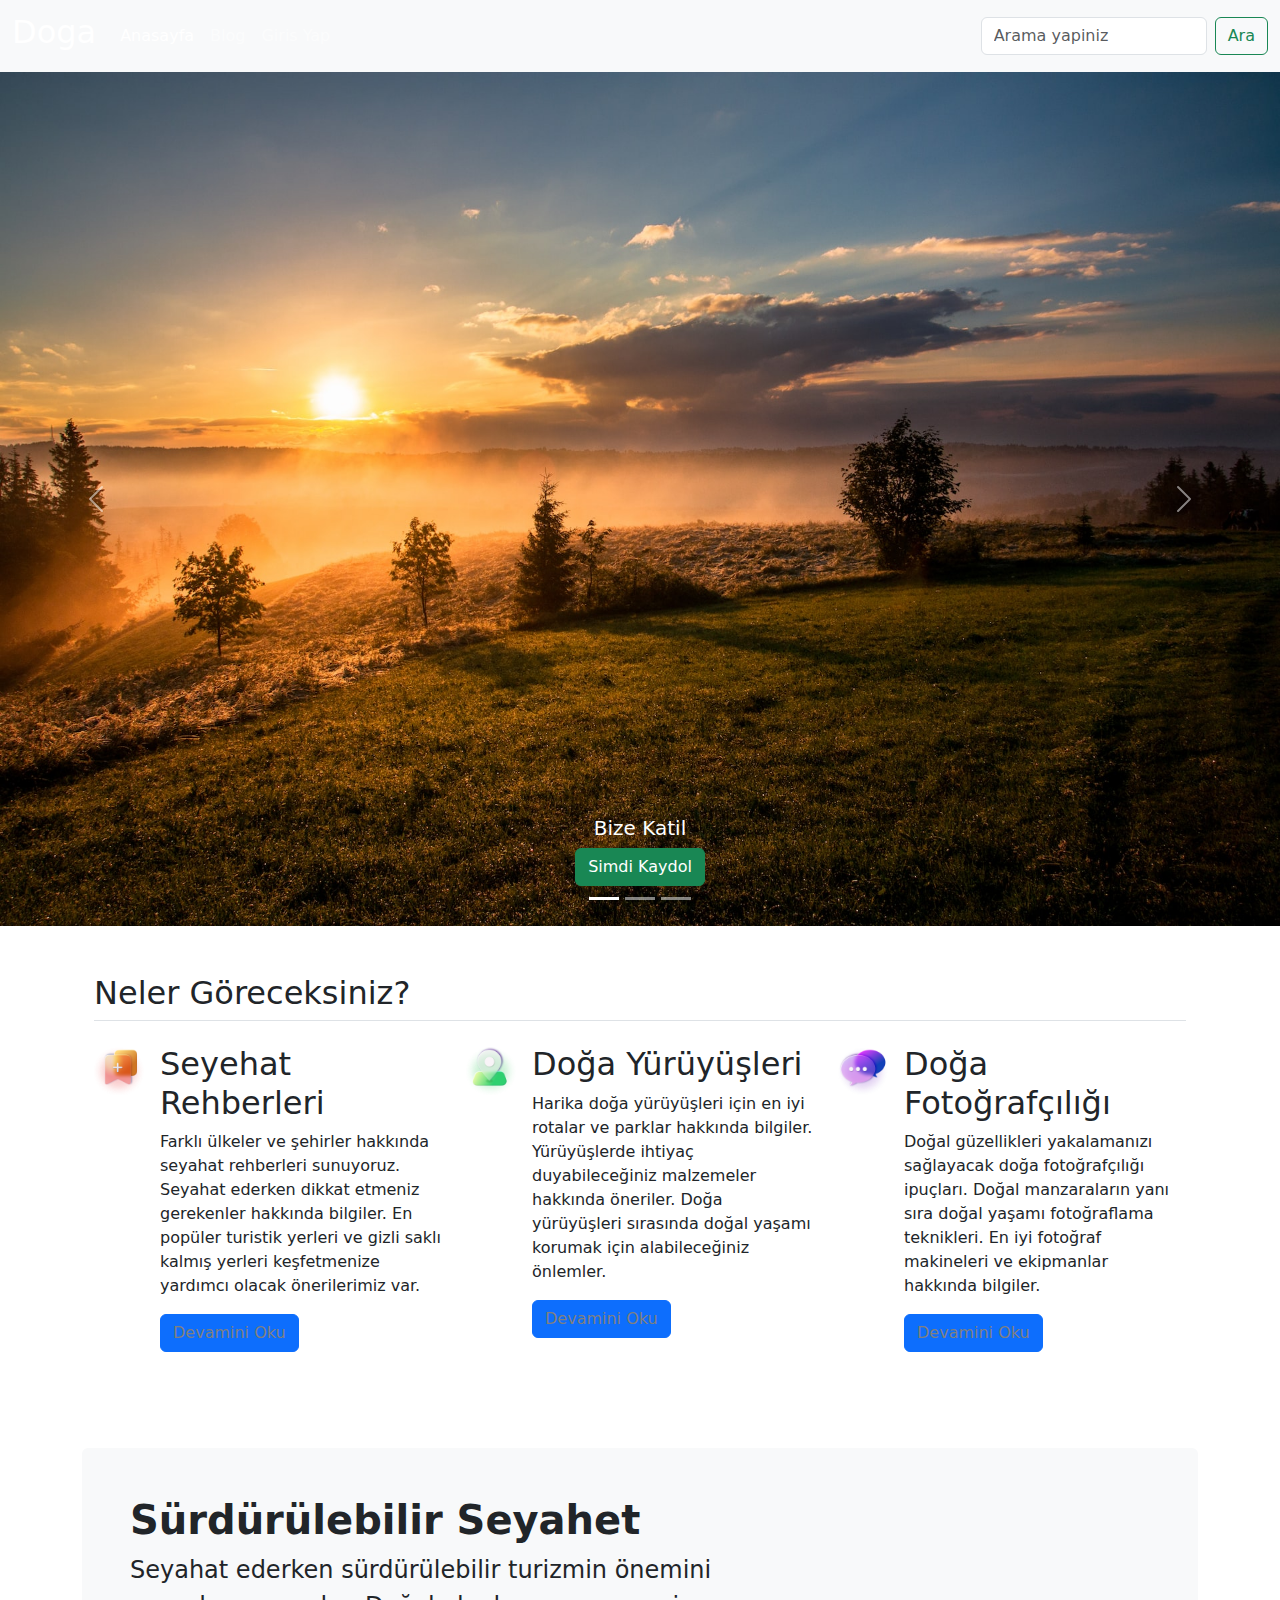
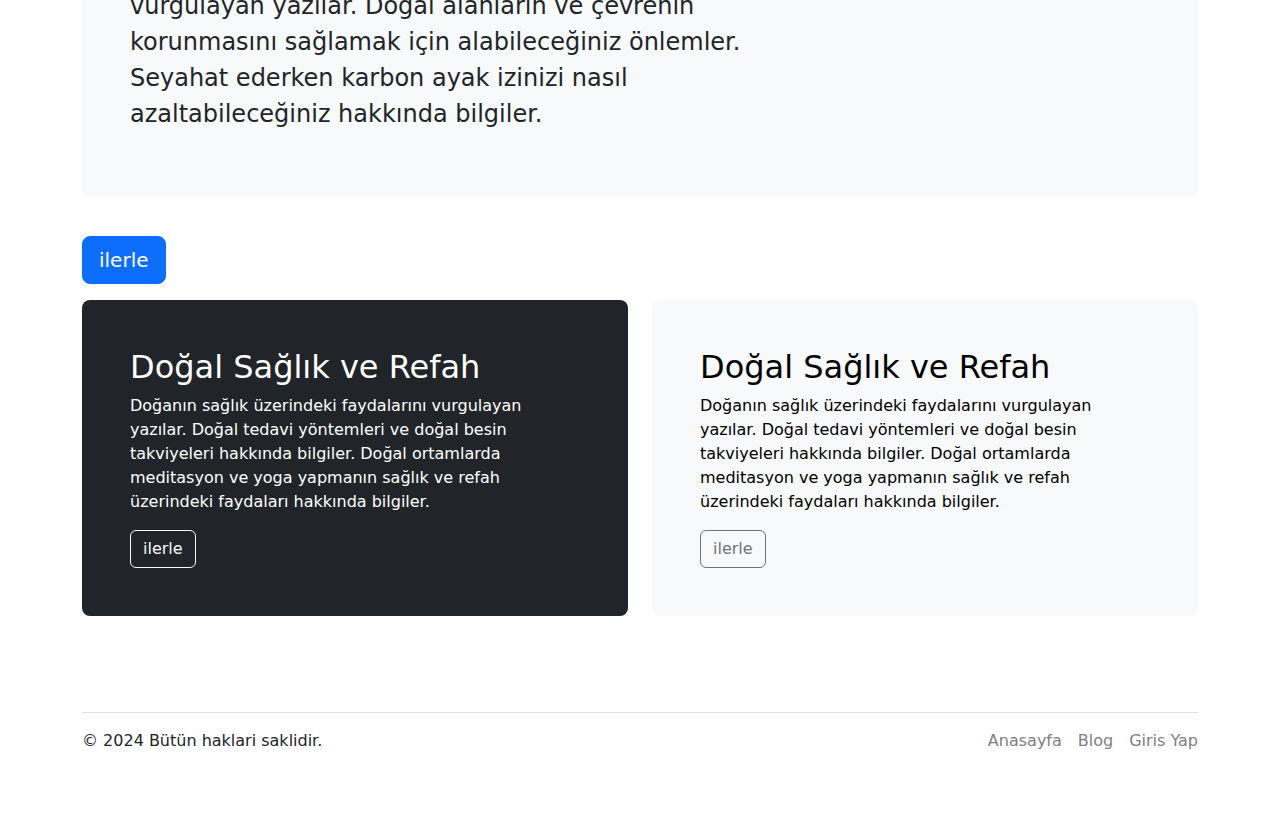
<file: index.html>
<!DOCTYPE html>
<html lang="en">
  <head>
    <meta charset="UTF-8" />
    <meta name="viewport" content="width=device-width, initial-scale=1.0" />
    <title>Nature Poject-Bootstrap</title>
    <link rel="stylesheet" href="style.css" />
    <!-- bs style dosyalari-->
    <link
      rel="stylesheet"
      href="https://cdnjs.cloudflare.com/ajax/libs/bootstrap/5.2.3/css/bootstrap.min.css"
    />
  </head>
  <body>
    <!-- Header -->
    <nav class="navbar navbar-expand-lg bg-body-tertiary bg-dark navbar-dark">
      <div class="container-fluid">
        <a class="navbar-brand" href="/"><h2>Doga</h2></a>
        <button
          class="navbar-toggler"
          type="button"
          data-bs-toggle="collapse"
          data-bs-target="#navbarTogglerDemo02"
          aria-controls="navbarTogglerDemo02"
          aria-expanded="false"
          aria-label="Toggle navigation"
        >
          <span class="navbar-toggler-icon"></span>
        </button>
        <div class="collapse navbar-collapse" id="navbarTogglerDemo02">
          <ul class="navbar-nav me-auto mb-2 mb-lg-0">
            <li class="nav-item">
              <a class="nav-link active" aria-current="page" href="/"
                >Anasayfa</a
              >
            </li>
            <li class="nav-item">
              <a class="nav-link" href="/blog.html">Blog</a>
            </li>
            <li class="nav-item">
              <a class="nav-link" href="/sign.html">Giris Yap</a>
            </li>
          </ul>
          <form class="d-flex" role="search">
            <input
              class="form-control me-2"
              type="search"
              placeholder="Arama yapiniz"
              aria-label="Search"
            />
            <button class="btn btn-outline-success" type="submit">Ara</button>
          </form>
        </div>
      </div>
    </nav>
    <!-- Ana icerik -->
    <div id="carouselExampleCaptions" class="carousel slide">
      <div class="carousel-indicators">
        <button
          type="button"
          data-bs-target="#carouselExampleCaptions"
          data-bs-slide-to="0"
          class="active"
          aria-current="true"
          aria-label="Slide 1"
        ></button>
        <button
          type="button"
          data-bs-target="#carouselExampleCaptions"
          data-bs-slide-to="1"
          aria-label="Slide 2"
        ></button>
        <button
          type="button"
          data-bs-target="#carouselExampleCaptions"
          data-bs-slide-to="2"
          aria-label="Slide 3"
        ></button>
      </div>
      <div class="carousel-inner">
        <div class="carousel-item active">
          <img
            src="/images/banner1.jpg"
            class="d-block w-100 car-img"
            alt="..."
          />
          <div class="carousel-caption d-none d-md-block">
            <h5>Bize Katil</h5>
            <a class="btn btn-success" href="/sign.html">Simdi Kaydol</a>
          </div>
        </div>
        <div class="carousel-item">
          <img
            src="/images/banner2.jpg"
            class="d-block w-100 car-img"
            alt="..."
          />
          <div class="carousel-caption d-none d-md-block">
            <h5>Second slide label</h5>
            <p>Some representative placeholder content for the second slide.</p>
          </div>
        </div>
        <div class="carousel-item">
          <img
            src="/images/banner3.jpg"
            class="d-block w-100 car-img"
            alt="..."
          />
          <div class="carousel-caption d-none d-md-block">
            <h5>Third slide label</h5>
            <p>Some representative placeholder content for the third slide.</p>
          </div>
        </div>
      </div>
      <button
        class="carousel-control-prev"
        type="button"
        data-bs-target="#carouselExampleCaptions"
        data-bs-slide="prev"
      >
        <span class="carousel-control-prev-icon" aria-hidden="true"></span>
        <span class="visually-hidden">Previous</span>
      </button>
      <button
        class="carousel-control-next"
        type="button"
        data-bs-target="#carouselExampleCaptions"
        data-bs-slide="next"
      >
        <span class="carousel-control-next-icon" aria-hidden="true"></span>
        <span class="visually-hidden">Next</span>
      </button>
    </div>
    <!-- Ikonlar / Bilgi Alani -->
    <div class="container px-4 py-5">
      <h2 class="border-bottom pb-2 mb-4">Neler Göreceksiniz?</h2>
      <div class="row row-cols-1 row-cols-lg-3 g-4">
        <!-- sütun -->
        <div class="col d-flex gap-3">
          <img src="/images/bookmark.png" width="50px" height="50px" />
          <div>
            <h3 class="fs-2">Seyehat Rehberleri</h3>
            <p>
              Farklı ülkeler ve şehirler hakkında seyahat rehberleri sunuyoruz.
              Seyahat ederken dikkat etmeniz gerekenler hakkında bilgiler. En
              popüler turistik yerleri ve gizli saklı kalmış yerleri
              keşfetmenize yardımcı olacak önerilerimiz var.
            </p>
            <a href="#" class="btn btn-primary">Devamini Oku</a>
          </div>
        </div>
        <div class="col d-flex gap-3">
          <img src="/images/location.png" width="50px" height="50px" />
          <div>
            <h3 class="fs-2">Doğa Yürüyüşleri</h3>
            <p>
              Harika doğa yürüyüşleri için en iyi rotalar ve parklar hakkında
              bilgiler. Yürüyüşlerde ihtiyaç duyabileceğiniz malzemeler hakkında
              öneriler. Doğa yürüyüşleri sırasında doğal yaşamı korumak için
              alabileceğiniz önlemler.
            </p>
            <a href="#" class="btn btn-primary">Devamini Oku</a>
          </div>
        </div>
        <div class="col d-flex gap-3">
          <img src="/images/Chat.png" width="50px" height="50px" />
          <div>
            <h3 class="fs-2">Doğa Fotoğrafçılığı</h3>
            <p>
              Doğal güzellikleri yakalamanızı sağlayacak doğa fotoğrafçılığı
              ipuçları. Doğal manzaraların yanı sıra doğal yaşamı fotoğraflama
              teknikleri. En iyi fotoğraf makineleri ve ekipmanlar hakkında
              bilgiler.
            </p>
            <a href="#" class="btn btn-primary">Devamini Oku</a>
          </div>
        </div>
      </div>
    </div>
    <!-- Bilgi Kutucuklari -->
    <div class="container my-5">
      <div class="p-5 mb-4 bg-light rounded">
        <h1 class="fw-bold">Sürdürülebilir Seyahet</h1>
        <p class="fs-4 col-md-8">
          Seyahat ederken sürdürülebilir turizmin önemini vurgulayan yazılar.
          Doğal alanların ve çevrenin korunmasını sağlamak için alabileceğiniz
          önlemler. Seyahat ederken karbon ayak izinizi nasıl azaltabileceğiniz
          hakkında bilgiler.
        </p>
      </div>
      <button class="btn btn-primary btn-lg my-3">ilerle</button>
      <div class="row">
        <div class="col-md-6">
          <div class="p-5 text-bg-dark rounded-3">
            <h2>Doğal Sağlık ve Refah</h2>
            <p>
              Doğanın sağlık üzerindeki faydalarını vurgulayan yazılar. Doğal
              tedavi yöntemleri ve doğal besin takviyeleri hakkında bilgiler.
              Doğal ortamlarda meditasyon ve yoga yapmanın sağlık ve refah
              üzerindeki faydaları hakkında bilgiler.
            </p>
            <button class="btn btn-outline-light">ilerle</button>
          </div>
        </div>
        <div class="col-md-6">
            <div class="p-5 text-bg-light rounded-3">
              <h2>Doğal Sağlık ve Refah</h2>
              <p>
                Doğanın sağlık üzerindeki faydalarını vurgulayan yazılar. Doğal
                tedavi yöntemleri ve doğal besin takviyeleri hakkında bilgiler.
                Doğal ortamlarda meditasyon ve yoga yapmanın sağlık ve refah
                üzerindeki faydaları hakkında bilgiler.
              </p>
              <button class="btn btn-outline-secondary">ilerle</button>
            </div>
          </div>
      </div>
    </div>
    <!-- footer -->
    <div class="container">
      <footer class="d-flex justify-content-between border-top my-5 pt-3">
        <p>&copy; 2024 Bütün haklari saklidir.</p>
        <div class="d-flex gap-3">
          <a class="navlink" href="/">Anasayfa</a>
          <a class="navlink" href="/blog.html">Blog</a>
          <a class="navlink" href="/sign.htm">Giris Yap</a>
        </div>
      </footer>
    </div>

    <!-- bs script dosyalari-->
    <script src="https://cdnjs.cloudflare.com/ajax/libs/bootstrap/5.2.3/js/bootstrap.min.js"></script>
  </body>
</html>
</file>
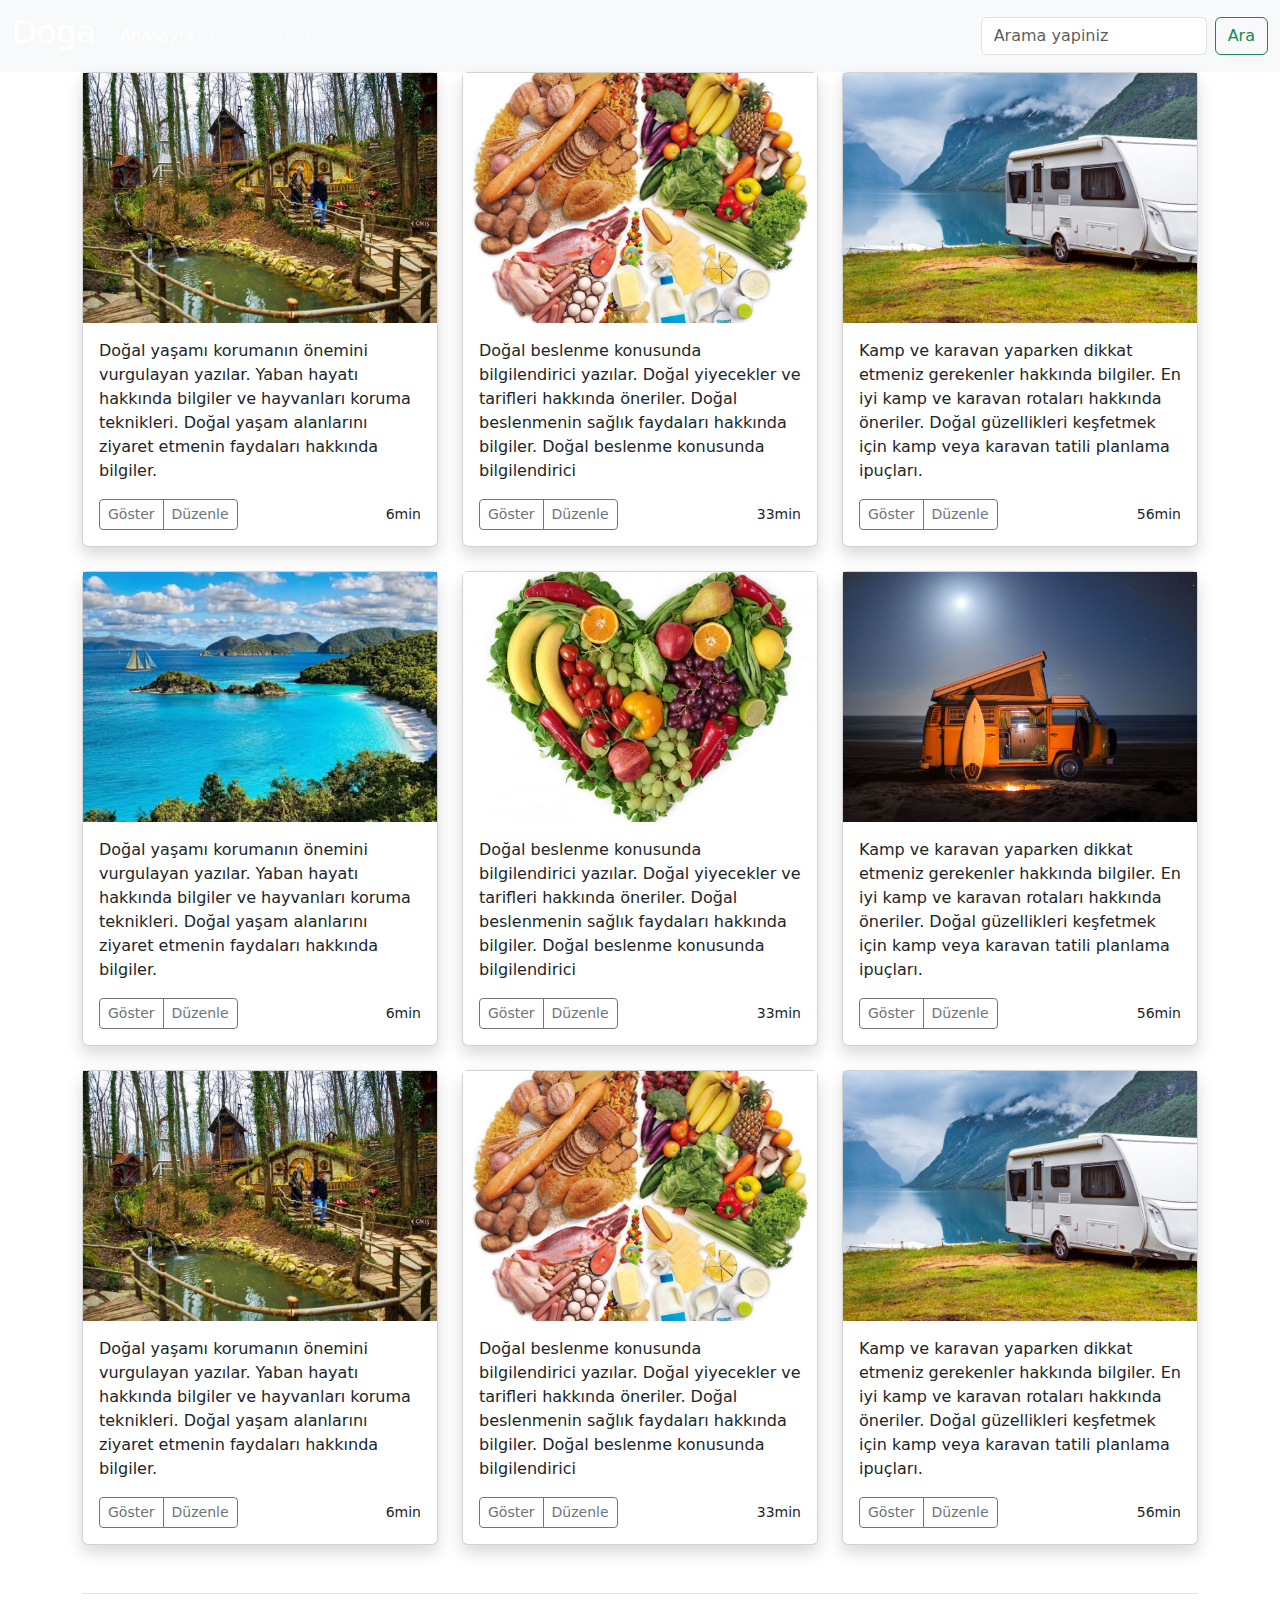
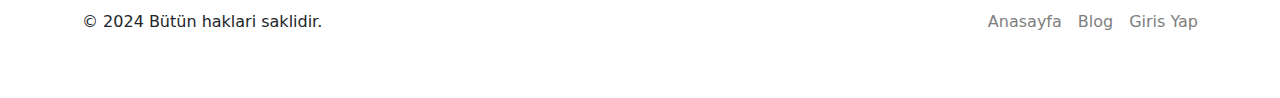
<file: blog.html>
<!DOCTYPE html>
<html lang="en">
  <head>
    <meta charset="UTF-8" />
    <meta name="viewport" content="width=device-width, initial-scale=1.0" />
    <title>Nature Poject-Bootstrap</title>
    <link rel="stylesheet" href="style.css" />
    <!-- bs style dosyalari-->
    <link
      rel="stylesheet"
      href="https://cdnjs.cloudflare.com/ajax/libs/bootstrap/5.2.3/css/bootstrap.min.css"
    />
  </head>
  <body>
    <!-- Header -->
    <nav class="navbar navbar-expand-lg bg-body-tertiary bg-dark navbar-dark">
      <div class="container-fluid">
        <a class="navbar-brand" href="/"><h2>Doga</h2></a>
        <button
          class="navbar-toggler"
          type="button"
          data-bs-toggle="collapse"
          data-bs-target="#navbarTogglerDemo02"
          aria-controls="navbarTogglerDemo02"
          aria-expanded="false"
          aria-label="Toggle navigation"
        >
          <span class="navbar-toggler-icon"></span>
        </button>
        <div class="collapse navbar-collapse" id="navbarTogglerDemo02">
          <ul class="navbar-nav me-auto mb-2 mb-lg-0">
            <li class="nav-item">
              <a class="nav-link active" aria-current="page" href="/"
                >Anasayfa</a
              >
            </li>
            <li class="nav-item">
              <a class="nav-link" href="/blog.html">Blog</a>
            </li>
            <li class="nav-item">
              <a class="nav-link" href="/sign.html">Giris Yap</a>
            </li>
          </ul>
          <form class="d-flex" role="search">
            <input
              class="form-control me-2"
              type="search"
              placeholder="Arama yapiniz"
              aria-label="Search"
            />
            <button class="btn btn-outline-success" type="submit">Ara</button>
          </form>
        </div>
      </div>
    </nav>

    <!-- Ana icerik -->
    <div class="container">
      <div class="row row-cols-1 row-cols-sm-2 row-cols-md-2 row-cols-lg-3 g-4">
        <div class="col">
          <div class="card shadow">
            <div
              style="
                background: url('images/dogal.jpg');
                height: 250px;
                background-size: cover;
                background-position: center;
              "
            ></div>
            <div class="card-body">
              <p class="card-text">
                Doğal yaşamı korumanın önemini vurgulayan yazılar. Yaban hayatı
                hakkında bilgiler ve hayvanları koruma teknikleri. Doğal yaşam
                alanlarını ziyaret etmenin faydaları hakkında bilgiler.
              </p>
              <div class="d-flex justify-content-between align-items-center">
                <div class="btn-group">
                  <button class="btn btn-outline-secondary btn-sm">
                    Göster
                  </button>
                  <button class="btn btn-outline-secondary btn-sm">
                    Düzenle
                  </button>
                </div>
                <small>6min</small>
              </div>
            </div>
          </div>
        </div>
        <div class="col">
          <div class="card shadow">
            <div
              style="
                background: url('images/beslenme.jpg');
                height: 250px;
                background-size: cover;
                background-position: center;
              "
            ></div>
            <div class="card-body">
              <p class="card-text">
                Doğal beslenme konusunda bilgilendirici yazılar. Doğal
                yiyecekler ve tarifleri hakkında öneriler. Doğal beslenmenin
                sağlık faydaları hakkında bilgiler. Doğal beslenme konusunda
                bilgilendirici
              </p>
              <div class="d-flex justify-content-between align-items-center">
                <div class="btn-group">
                  <button class="btn btn-outline-secondary btn-sm">
                    Göster
                  </button>
                  <button class="btn btn-outline-secondary btn-sm">
                    Düzenle
                  </button>
                </div>
                <small>33min</small>
              </div>
            </div>
          </div>
        </div>
        <div class="col">
          <div class="card shadow">
            <div
              style="
                background: url('images/karavan.jpg');
                height: 250px;
                background-size: cover;
                background-position: center;
              "
            ></div>
            <div class="card-body">
              <p class="card-text">
                Kamp ve karavan yaparken dikkat etmeniz gerekenler hakkında
                bilgiler. En iyi kamp ve karavan rotaları hakkında öneriler.
                Doğal güzellikleri keşfetmek için kamp veya karavan tatili
                planlama ipuçları.
              </p>
              <div class="d-flex justify-content-between align-items-center">
                <div class="btn-group">
                  <button class="btn btn-outline-secondary btn-sm">
                    Göster
                  </button>
                  <button class="btn btn-outline-secondary btn-sm">
                    Düzenle
                  </button>
                </div>
                <small>56min</small>
              </div>
            </div>
          </div>
        </div>
        <div class="col">
          <div class="card shadow">
            <div
              style="
                background: url('images/dogal-2.jpg');
                height: 250px;
                background-size: cover;
                background-position: center;
              "
            ></div>
            <div class="card-body">
              <p class="card-text">
                Doğal yaşamı korumanın önemini vurgulayan yazılar. Yaban hayatı
                hakkında bilgiler ve hayvanları koruma teknikleri. Doğal yaşam
                alanlarını ziyaret etmenin faydaları hakkında bilgiler.
              </p>
              <div class="d-flex justify-content-between align-items-center">
                <div class="btn-group">
                  <button class="btn btn-outline-secondary btn-sm">
                    Göster
                  </button>
                  <button class="btn btn-outline-secondary btn-sm">
                    Düzenle
                  </button>
                </div>
                <small>6min</small>
              </div>
            </div>
          </div>
        </div>
        <div class="col">
          <div class="card shadow">
            <div
              style="
                background: url('images/beslenme-2.jpg');
                height: 250px;
                background-size: cover;
                background-position: center;
              "
            ></div>
            <div class="card-body">
              <p class="card-text">
                Doğal beslenme konusunda bilgilendirici yazılar. Doğal
                yiyecekler ve tarifleri hakkında öneriler. Doğal beslenmenin
                sağlık faydaları hakkında bilgiler. Doğal beslenme konusunda
                bilgilendirici
              </p>
              <div class="d-flex justify-content-between align-items-center">
                <div class="btn-group">
                  <button class="btn btn-outline-secondary btn-sm">
                    Göster
                  </button>
                  <button class="btn btn-outline-secondary btn-sm">
                    Düzenle
                  </button>
                </div>
                <small>33min</small>
              </div>
            </div>
          </div>
        </div>
        <div class="col">
          <div class="card shadow">
            <div
              style="
                background: url('images/karavan-2.jpg');
                height: 250px;
                background-size: cover;
                background-position: center;
              "
            ></div>
            <div class="card-body">
              <p class="card-text">
                Kamp ve karavan yaparken dikkat etmeniz gerekenler hakkında
                bilgiler. En iyi kamp ve karavan rotaları hakkında öneriler.
                Doğal güzellikleri keşfetmek için kamp veya karavan tatili
                planlama ipuçları.
              </p>
              <div class="d-flex justify-content-between align-items-center">
                <div class="btn-group">
                  <button class="btn btn-outline-secondary btn-sm">
                    Göster
                  </button>
                  <button class="btn btn-outline-secondary btn-sm">
                    Düzenle
                  </button>
                </div>
                <small>56min</small>
              </div>
            </div>
          </div>
        </div>
        <div class="col">
          <div class="card shadow">
            <div
              style="
                background: url('images/dogal.jpg');
                height: 250px;
                background-size: cover;
                background-position: center;
              "
            ></div>
            <div class="card-body">
              <p class="card-text">
                Doğal yaşamı korumanın önemini vurgulayan yazılar. Yaban hayatı
                hakkında bilgiler ve hayvanları koruma teknikleri. Doğal yaşam
                alanlarını ziyaret etmenin faydaları hakkında bilgiler.
              </p>
              <div class="d-flex justify-content-between align-items-center">
                <div class="btn-group">
                  <button class="btn btn-outline-secondary btn-sm">
                    Göster
                  </button>
                  <button class="btn btn-outline-secondary btn-sm">
                    Düzenle
                  </button>
                </div>
                <small>6min</small>
              </div>
            </div>
          </div>
        </div>
        <div class="col">
          <div class="card shadow">
            <div
              style="
                background: url('images/beslenme.jpg');
                height: 250px;
                background-size: cover;
                background-position: center;
              "
            ></div>
            <div class="card-body">
              <p class="card-text">
                Doğal beslenme konusunda bilgilendirici yazılar. Doğal
                yiyecekler ve tarifleri hakkında öneriler. Doğal beslenmenin
                sağlık faydaları hakkında bilgiler. Doğal beslenme konusunda
                bilgilendirici
              </p>
              <div class="d-flex justify-content-between align-items-center">
                <div class="btn-group">
                  <button class="btn btn-outline-secondary btn-sm">
                    Göster
                  </button>
                  <button class="btn btn-outline-secondary btn-sm">
                    Düzenle
                  </button>
                </div>
                <small>33min</small>
              </div>
            </div>
          </div>
        </div>
        <div class="col">
          <div class="card shadow">
            <div
              style="
                background: url('images/karavan.jpg');
                height: 250px;
                background-size: cover;
                background-position: center;
              "
            ></div>
            <div class="card-body">
              <p class="card-text">
                Kamp ve karavan yaparken dikkat etmeniz gerekenler hakkında
                bilgiler. En iyi kamp ve karavan rotaları hakkında öneriler.
                Doğal güzellikleri keşfetmek için kamp veya karavan tatili
                planlama ipuçları.
              </p>
              <div class="d-flex justify-content-between align-items-center">
                <div class="btn-group">
                  <button class="btn btn-outline-secondary btn-sm">
                    Göster
                  </button>
                  <button class="btn btn-outline-secondary btn-sm">
                    Düzenle
                  </button>
                </div>
                <small>56min</small>
              </div>
            </div>
          </div>
        </div>
      </div>
    </div>
    <!-- footer -->
    <div class="container">
      <footer class="d-flex justify-content-between border-top my-5 pt-3">
        <p>&copy; 2024 Bütün haklari saklidir.</p>
        <div class="d-flex gap-3">
          <a class="navlink" href="/">Anasayfa</a>
          <a class="navlink" href="/blog.html">Blog</a>
          <a class="navlink" href="/sign.htm">Giris Yap</a>
        </div>
      </footer>
    </div>

    <!-- bs script dosyalari-->
    <script src="https://cdnjs.cloudflare.com/ajax/libs/bootstrap/5.2.3/js/bootstrap.min.js"></script>
  </body>
</html>
</file>
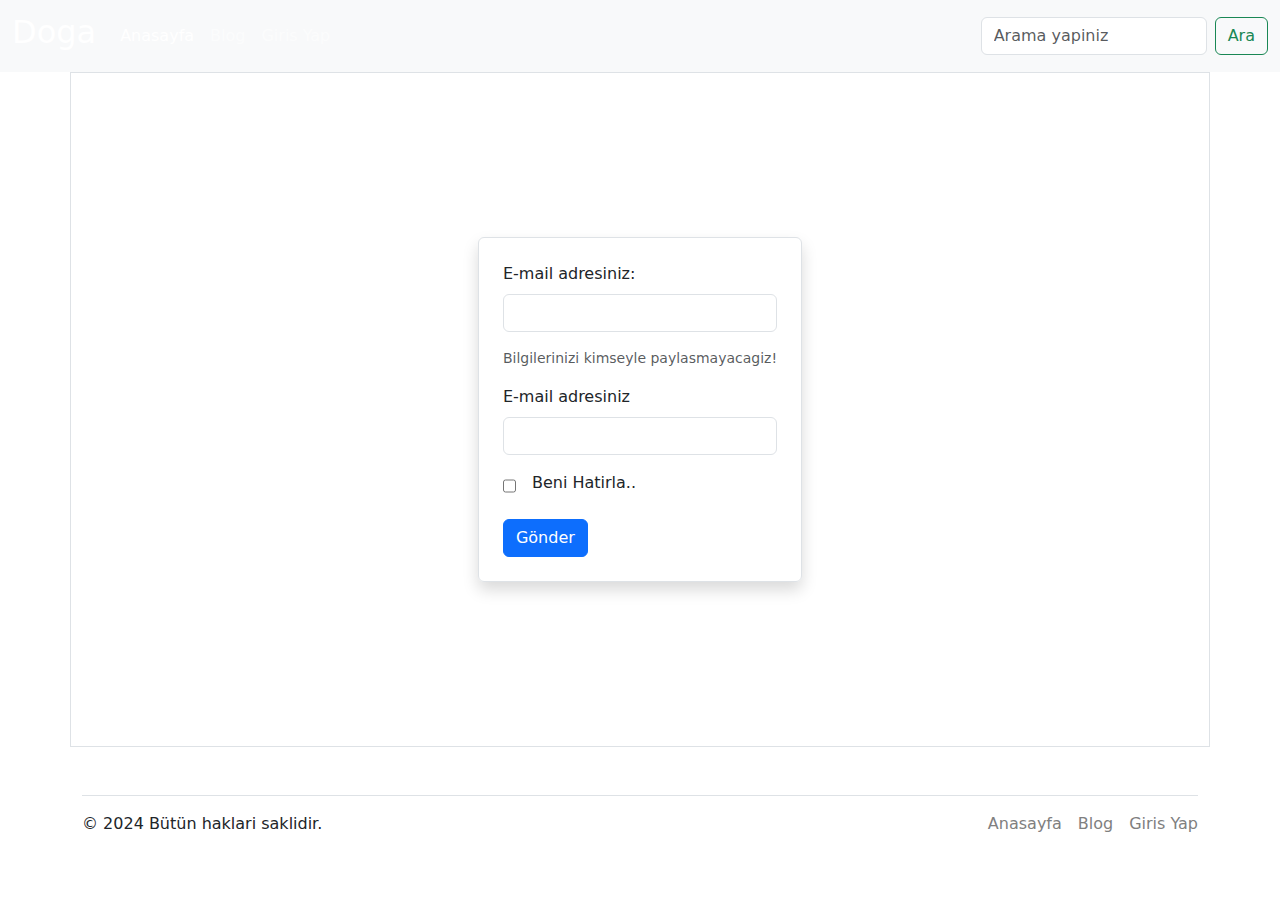
<file: sign.html>
<!DOCTYPE html>
<html lang="en">
  <head>
    <meta charset="UTF-8" />
    <meta name="viewport" content="width=device-width, initial-scale=1.0" />
    <title>Nature Poject-Bootstrap</title>
    <link rel="stylesheet" href="style.css" />
    <!-- bs style dosyalari-->
    <link
      rel="stylesheet"
      href="https://cdnjs.cloudflare.com/ajax/libs/bootstrap/5.2.3/css/bootstrap.min.css"
    />
  </head>
  <body>
    <!-- Header -->
    <nav class="navbar navbar-expand-lg bg-body-tertiary bg-dark navbar-dark">
      <div class="container-fluid">
        <a class="navbar-brand" href="/"><h2>Doga</h2></a>
        <button
          class="navbar-toggler"
          type="button"
          data-bs-toggle="collapse"
          data-bs-target="#navbarTogglerDemo02"
          aria-controls="navbarTogglerDemo02"
          aria-expanded="false"
          aria-label="Toggle navigation"
        >
          <span class="navbar-toggler-icon"></span>
        </button>
        <div class="collapse navbar-collapse" id="navbarTogglerDemo02">
          <ul class="navbar-nav me-auto mb-2 mb-lg-0">
            <li class="nav-item">
              <a class="nav-link active" aria-current="page" href="/"
                >Anasayfa</a
              >
            </li>
            <li class="nav-item">
              <a class="nav-link" href="/blog.html">Blog</a>
            </li>
            <li class="nav-item">
              <a class="nav-link" href="/sign.html">Giris Yap</a>
            </li>
          </ul>
          <form class="d-flex" role="search">
            <input
              class="form-control me-2"
              type="search"
              placeholder="Arama yapiniz"
              aria-label="Search"
            />
            <button class="btn btn-outline-success" type="submit">Ara</button>
          </form>
        </div>
      </div>
    </nav>
    <!-- Ana icerik -->
    <div
      class="container d-flex justify-content-center align-items-center border main-content"
    >
      <form class="border shadow rounded p-4">
        <div class="mb-3">
          <label class="form-label">E-mail adresiniz: </label>
          <input class="form-control" type="text" />
        </div>
        <div class="form-text mb-3">
          Bilgilerinizi kimseyle paylasmayacagiz!
        </div>
        <div class="mb-3">
          <label class="form-label">E-mail adresiniz</label>
          <input class="form-control" type="text" />
        </div>
        <div class="mb-3 d-flex gap-3 align-items-center">
          <input class="form-check" type="checkbox" />
          <label class="form-label">Beni Hatirla..</label>
        </div>
        <button class="btn btn-primary">Gönder</button>
      </form>
    </div>
    <!-- footer -->
    <div class="container">
      <footer class="d-flex justify-content-between border-top my-5 pt-3">
        <p>&copy; 2024 Bütün haklari saklidir.</p>
        <div class="d-flex gap-3">
          <a class="navlink" href="/">Anasayfa</a>
          <a class="navlink" href="/blog.html">Blog</a>
          <a class="navlink" href="/sign.htm">Giris Yap</a>
        </div>
      </footer>
    </div>

    <!-- bs script dosyalari-->
    <script src="https://cdnjs.cloudflare.com/ajax/libs/bootstrap/5.2.3/js/bootstrap.min.js"></script>
  </body>
</html>
</file>
<file: style.css>
body{
    height: 100vh;
    display: flex;
    flex-direction: column;
}
.main-content{
    flex: 1;
}
.carausel-item {
  height: 500px;
}
.car-img {
  height: 100%;
}
.container a{
    text-decoration: none;
    color: gray;
}
.container a:hover{
    color: black;
    text-decoration: underline;
}
</file>
